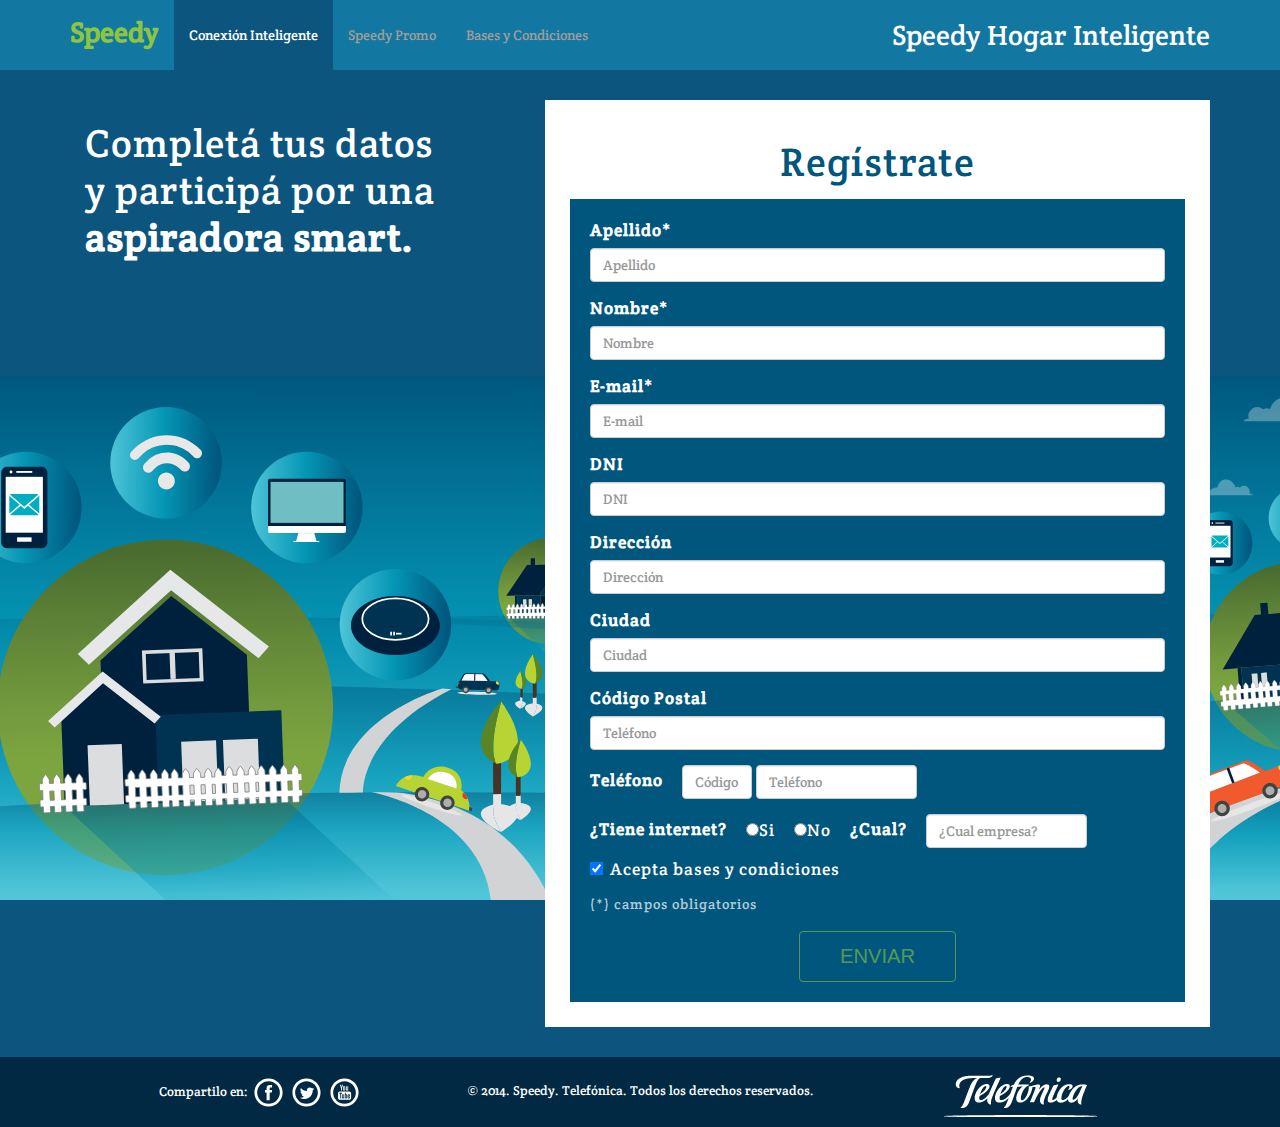
<file: index.html>
<!DOCTYPE html>
<html>
<head>
  <title>SPEEDY | Hogar Inteligente</title>
  <meta charset="utf-8">
  <meta http-equiv="X-UA-Compatible" content="IE=edge">
  <meta name="viewport" content="width=device-width, initial-scale=1">
  <META NAME="Author" CONTENT="http://www.anarketing.com">
  <META NAME="Subject" CONTENT="Speedy sobre ruedas">
  <META NAME="Description" CONTENT="Contratando Speedy Dúo Plus entre el 16 de octubre y el 30 de noviembre participás en el sorteo de una bicicleta plegable!">
  <META NAME="Keywords" CONTENT="Contratando Speedy Dúo Plus entre el 16 de octubre y el 30 de noviembre participás en el sorteo de una bicicleta plegable!">
  <META NAME="Language" CONTENT="Spanish">
  <META NAME="Revisit" CONTENT="1 days">
  <META NAME="Distribution" CONTENT="Global">
  <META NAME="Robots" CONTENT="All">
  <meta name="robots" content="index, follow" />

  <!-- Bootstrap -->
  <link href="css/bootstrap.min.css" rel="stylesheet">

  <!--FUENTES Y ESTILOS-->
  <link href='http://fonts.googleapis.com/css?family=Crete+Round:400,400italic' rel='stylesheet' type='text/css'>
  <link href="ondaspeedy.css" rel="stylesheet" type="text/css" />
  <script src="SpryAssets/SpryValidationTextField.js" type="text/javascript"></script>
  <link href="SpryAssets/SpryValidationTextField.css" rel="stylesheet" type="text/css" />
  <!--FIN FUENTES Y ESTILOS-->


  <!-- GOOGLE ANALYTICS -->
  <!--script>
    (function(i,s,o,g,r,a,m){i['GoogleAnalyticsObject']=r;i[r]=i[r]||function(){
    (i[r].q=i[r].q||[]).push(arguments)},i[r].l=1*new Date();a=s.createElement(o),
    m=s.getElementsByTagName(o)[0];a.async=1;a.src=g;m.parentNode.insertBefore(a,m)
    })(window,document,'script','//www.google-analytics.com/analytics.js','ga');

    ga('create', 'UA-4731683-66', 'auto');
    ga('send', 'pageview');
  </script-->
  <!-- FIN GOOGLE ANALYTICS -->

</head>
<body>

    <nav class="navbar navbar-inverse navbar-fixed-top" id="nav-ppal">
      <div class="container">
        <div class="navbar-header">
          <button type="button" class="navbar-toggle collapsed" data-toggle="collapse" data-target="#navbar" aria-expanded="false" aria-controls="navbar">
            <span class="sr-only">Toggle navigation</span>
            <span class="icon-bar"></span>
            <span class="icon-bar"></span>
            <span class="icon-bar"></span>
          </button>
          <a class="navbar-brand" href="http://www.speedy.com.ar/no-clientes/" target="_blank">Speedy</a>
        </div>
        <div id="navbar" class="collapse navbar-collapse">
          <ul class="nav navbar-nav">
            <li class="active"><a href="#">Conexión Inteligente</a></li>
            <li><a href="promo.html">Speedy Promo</a></li>
            <li><a href="bases-condiciones.html">Bases y Condiciones</a></li>
          </ul>
          <p>Speedy Hogar Inteligente</p>
        </div><!--/.nav-collapse -->
      </div>
    </nav>

    <div class="container" id="contenedor">
      <div class="col-md-4 col-sm-12">
       <h2>Completá tus datos y participá por una <strong>aspiradora smart.</strong></h2>
      </div>

      <div class="col-md-7 col-md-offset-1 col-sm-12" id="formulario">
        <h3>Regístrate</h3>
        <div>
          <form action="registrate.php" method="post">
            <div class="form-group" id="sprytextfield1">
              <label for="Apellido">Apellido*</label>
              <input type="text" name="apellido" id="Apellido" class="form-control" placeholder="Apellido"/>
              <span class="textfieldRequiredMsg">Este campo es obligatorio.</span>
            </div>

            <div class="form-group" id="sprytextfield2">
              <label for="Nombre">Nombre*</label>
              <input type="text" name="nombre" id="Nombre" class="form-control" placeholder="Nombre"/>
              <span class="textfieldRequiredMsg">Este campo es obligatorio.</span>
            </div>

            <div class="form-group" id="sprytextfield2">
              <label for="e-mail">E-mail*</label>
              <input type="text" name="email" id="e-mail" class="form-control" placeholder="E-mail"/>
              <span class="textfieldRequiredMsg">Este campo es obligatorio.</span><span class="textfieldInvalidFormatMsg">formato inv&aacute;lido.</span></span>
            </div>

            <div class="form-group" >
              <label>DNI</label>
              <input name="dni" type="text" class="form-control" placeholder="DNI"/>
            </div>

            <div class="form-group" >
              <label>Dirección</label>
              <input name="direccion" type="text" class="form-control" placeholder="Dirección"/>
            </div>

            <div class="form-group" >
              <label>Ciudad</label>
              <input name="ciudad" type="text" class="form-control" placeholder="Ciudad"/>
            </div>

            <div class="form-group" >
              <label>Código Postal</label>
              <input name="codigo-de-area" type="text" class="form-control" placeholder="Teléfono"/>
            </div>

            <div class="form-inline">
              <label>Teléfono</label>
                <input id="sprytextfield6" name="codigoarea" type="text" class="form-control" id="codigo-de-area" placeholder="Código de Área"/>
                <span class="textfieldRequiredMsg">Código</span></span>

                <input id="sprytextfield7" name="telefono" type="text" class="form-control" id="Teléfono" placeholder="Teléfono"/>
                <span class="textfieldRequiredMsg">Teléfono</span></span>
            </div>

            <div class="form-inline">
              <label>¿Tiene internet?</label>
                <div class="radio">
                  <input name="tieneinternet" value="internet si" id="tiene-internet_0" type="radio">Si
                </div>
                <div class="radio">
                 <input name="tieneinternet" value="internet no" id="tiene-internet_1" type="radio">No
                </div>

              <label>¿Cual?</label>
              <input name="cualempresa" type="text" class="form-control" placeholder="¿Cual empresa?"/>
              <label for="verificacion" class="verif">¡Si ves esto, no completes el campo!</label>
              <input name="verificacion" class="verif" /></td>
            </div>

            <div class="form-group">
              <div>
                <div class="checkbox">
                  <label>
                    <input name="basesYcondiciones" value="" checked="checked" type="checkbox"> Acepta bases y condiciones
                  </label>
                </div>
                <small class="text-muted">(*) campos obligatorios</small>
              </div>
            </div>
            <div class="enviar">
             <button type="submit" class="btn">ENVIAR</button>
            </div>
         </form>
        </div>
      </div>
    </div>

    <footer class="footer">
      <div class="container">
        <div class="col-md-4 col-xs-12 redes">
          Compartilo en:
          <a href=""><img src="facebook.svg"></a>
          <a href=""><img src="twitter.svg"></a>
          <a href=""><img src="youtube.svg"></a>
        </div>
        <div class="col-md-4 col-xs-12">© 2014. Speedy. Telefónica. Todos los derechos reservados.</div>
        <div class="col-md-4 col-xs-12">
          <a href="http://www.telefonica.com.ar/#_ga=1.129455310.39304683.1412959854" target="_blank"><img src="logo-telefonica.png" alt="Logo Telefonica"></a>
        </div>
      </div>
    </footer>


  <!-- jQuery (necessary for Bootstrap's JavaScript plugins) -->
  <script src="https://ajax.googleapis.com/ajax/libs/jquery/1.11.3/jquery.min.js"></script>
  <!-- Include all compiled plugins (below), or include individual files as needed -->
  <script src="js/bootstrap.min.js"></script>
  <script type="text/javascript">
    var sprytextfield1 = new Spry.Widget.ValidationTextField("sprytextfield1");
    var sprytextfield2 = new Spry.Widget.ValidationTextField("sprytextfield2");
    var sprytextfield3 = new Spry.Widget.ValidationTextField("sprytextfield3", "email");
    var sprytextfield6 = new Spry.Widget.ValidationTextField("sprytextfield6");
    var sprytextfield7 = new Spry.Widget.ValidationTextField("sprytextfield7");
  </script>

</body>
</html>
</file>
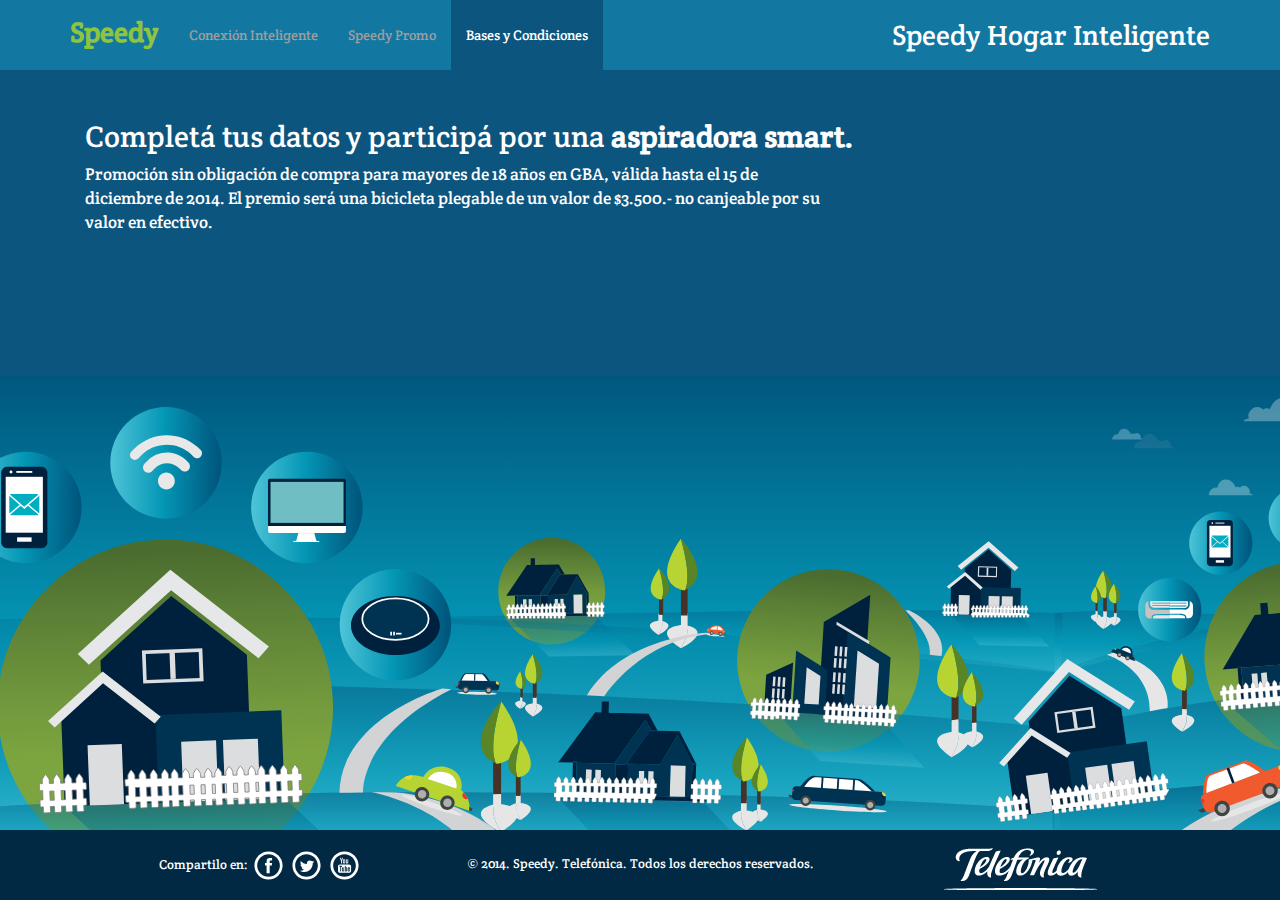
<file: bases-condiciones.html>
<!DOCTYPE html>
<html>
<head>
  <title>SPEEDY | Hogar Inteligente</title>
  <meta charset="utf-8">
  <meta http-equiv="X-UA-Compatible" content="IE=edge">
  <meta name="viewport" content="width=device-width, initial-scale=1">
  <META NAME="Author" CONTENT="http://www.anarketing.com">
  <META NAME="Subject" CONTENT="Speedy sobre ruedas">
  <META NAME="Description" CONTENT="Contratando Speedy Dúo Plus entre el 16 de octubre y el 30 de noviembre participás en el sorteo de una bicicleta plegable!">
  <META NAME="Keywords" CONTENT="Contratando Speedy Dúo Plus entre el 16 de octubre y el 30 de noviembre participás en el sorteo de una bicicleta plegable!">
  <META NAME="Language" CONTENT="Spanish">
  <META NAME="Revisit" CONTENT="1 days">
  <META NAME="Distribution" CONTENT="Global">
  <META NAME="Robots" CONTENT="All">
  <meta name="robots" content="index, follow" />

  <!-- Bootstrap -->
  <link href="css/bootstrap.min.css" rel="stylesheet">

  <!--FUENTES Y ESTILOS-->
  <link href='http://fonts.googleapis.com/css?family=Crete+Round:400,400italic' rel='stylesheet' type='text/css'>
  <link href="ondaspeedy.css" rel="stylesheet" type="text/css" />
  <script src="SpryAssets/SpryValidationTextField.js" type="text/javascript"></script>
  <link href="SpryAssets/SpryValidationTextField.css" rel="stylesheet" type="text/css" />
  <!--FIN FUENTES Y ESTILOS-->


  <!-- GOOGLE ANALYTICS -->
  <!--script>
    (function(i,s,o,g,r,a,m){i['GoogleAnalyticsObject']=r;i[r]=i[r]||function(){
    (i[r].q=i[r].q||[]).push(arguments)},i[r].l=1*new Date();a=s.createElement(o),
    m=s.getElementsByTagName(o)[0];a.async=1;a.src=g;m.parentNode.insertBefore(a,m)
    })(window,document,'script','//www.google-analytics.com/analytics.js','ga');

    ga('create', 'UA-4731683-66', 'auto');
    ga('send', 'pageview');
  </script-->
  <!-- FIN GOOGLE ANALYTICS -->

</head>
<body>

    <nav class="navbar navbar-inverse navbar-fixed-top" id="nav-ppal">
      <div class="container">
        <div class="navbar-header">
          <button type="button" class="navbar-toggle collapsed" data-toggle="collapse" data-target="#navbar" aria-expanded="false" aria-controls="navbar">
            <span class="sr-only">Toggle navigation</span>
            <span class="icon-bar"></span>
            <span class="icon-bar"></span>
            <span class="icon-bar"></span>
          </button>
          <a class="navbar-brand" href="http://www.speedy.com.ar/no-clientes/" target="_blank">Speedy</a>
        </div>
        <div id="navbar" class="collapse navbar-collapse">
          <ul class="nav navbar-nav">
            <li><a href="index.html">Conexión Inteligente</a></li>
            <li><a href="promo.html">Speedy Promo</a></li>
            <li class="active"><a href="#">Bases y Condiciones</a></li>
          </ul>
          <p>Speedy Hogar Inteligente</p>
        </div><!--/.nav-collapse -->
      </div>
    </nav>

    <div class="container" id="contenedor">
      <div class="col-md-12">
       <h2>Completá tus datos y participá por una <strong>aspiradora smart.</strong></h2>
       <p class="copy col-md-8">Promoción sin obligación de compra para mayores de 18 años en GBA, válida hasta el 15 de diciembre de 2014. El premio será una bicicleta plegable de un valor de $3.500.- no canjeable por su valor en efectivo.</p>
      </div>

      <div class="col-md-12">

      </div>
    </div>

    <footer class="footer">
      <div class="container">
        <div class="col-md-4 col-xs-12 redes">
          Compartilo en:
          <a href=""><img src="facebook.svg"></a>
          <a href=""><img src="twitter.svg"></a>
          <a href=""><img src="youtube.svg"></a>
        </div>
        <div class="col-md-4 col-xs-12">© 2014. Speedy. Telefónica. Todos los derechos reservados.</div>
        <div class="col-md-4 col-xs-12">
          <a href="http://www.telefonica.com.ar/#_ga=1.129455310.39304683.1412959854" target="_blank"><img src="logo-telefonica.png" alt="Logo Telefonica"></a>
        </div>
      </div>
    </footer>


  <!-- jQuery (necessary for Bootstrap's JavaScript plugins) -->
  <script src="https://ajax.googleapis.com/ajax/libs/jquery/1.11.3/jquery.min.js"></script>
  <!-- Include all compiled plugins (below), or include individual files as needed -->
  <script src="js/bootstrap.min.js"></script>
  <script type="text/javascript">
    var sprytextfield1 = new Spry.Widget.ValidationTextField("sprytextfield1");
    var sprytextfield2 = new Spry.Widget.ValidationTextField("sprytextfield2");
    var sprytextfield3 = new Spry.Widget.ValidationTextField("sprytextfield3", "email");
    var sprytextfield6 = new Spry.Widget.ValidationTextField("sprytextfield6");
    var sprytextfield7 = new Spry.Widget.ValidationTextField("sprytextfield7");
  </script>

</body>
</html>
</file>
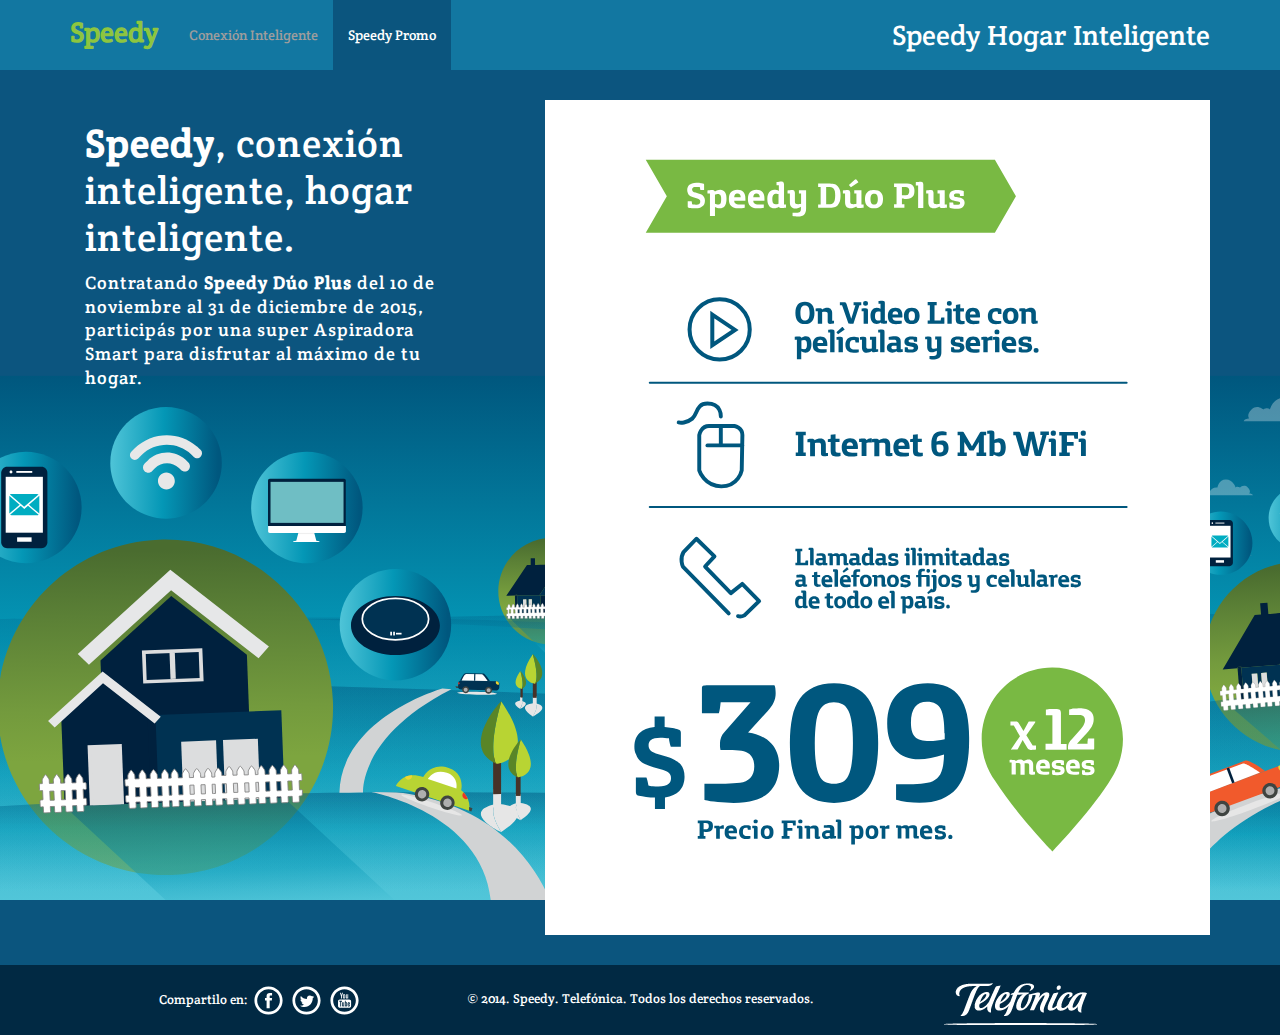
<file: promo.html>
<!DOCTYPE html>
<html>
<head>
  <title>SPEEDY | Hogar Inteligente</title>
  <meta charset="utf-8">
  <meta http-equiv="X-UA-Compatible" content="IE=edge">
  <meta name="viewport" content="width=device-width, initial-scale=1">
  <META NAME="Author" CONTENT="http://www.anarketing.com">
  <META NAME="Subject" CONTENT="Speedy sobre ruedas">
  <META NAME="Description" CONTENT="Contratando Speedy Dúo Plus entre el 16 de octubre y el 30 de noviembre participás en el sorteo de una bicicleta plegable!">
  <META NAME="Keywords" CONTENT="Contratando Speedy Dúo Plus entre el 16 de octubre y el 30 de noviembre participás en el sorteo de una bicicleta plegable!">
  <META NAME="Language" CONTENT="Spanish">
  <META NAME="Revisit" CONTENT="1 days">
  <META NAME="Distribution" CONTENT="Global">
  <META NAME="Robots" CONTENT="All">
  <meta name="robots" content="index, follow" />

  <!-- Bootstrap -->
  <link href="css/bootstrap.min.css" rel="stylesheet">

  <!--FUENTES Y ESTILOS-->
  <link href='http://fonts.googleapis.com/css?family=Crete+Round:400,400italic' rel='stylesheet' type='text/css'>
  <link href="ondaspeedy.css" rel="stylesheet" type="text/css" />
  <script src="SpryAssets/SpryValidationTextField.js" type="text/javascript"></script>
  <link href="SpryAssets/SpryValidationTextField.css" rel="stylesheet" type="text/css" />
  <!--FIN FUENTES Y ESTILOS-->


  <!-- GOOGLE ANALYTICS -->
  <!--script>
    (function(i,s,o,g,r,a,m){i['GoogleAnalyticsObject']=r;i[r]=i[r]||function(){
    (i[r].q=i[r].q||[]).push(arguments)},i[r].l=1*new Date();a=s.createElement(o),
    m=s.getElementsByTagName(o)[0];a.async=1;a.src=g;m.parentNode.insertBefore(a,m)
    })(window,document,'script','//www.google-analytics.com/analytics.js','ga');

    ga('create', 'UA-4731683-66', 'auto');
    ga('send', 'pageview');
  </script-->
  <!-- FIN GOOGLE ANALYTICS -->

</head>
<body>

    <nav class="navbar navbar-inverse navbar-fixed-top" id="nav-ppal">
      <div class="container">
        <div class="navbar-header">
          <button type="button" class="navbar-toggle collapsed" data-toggle="collapse" data-target="#navbar" aria-expanded="false" aria-controls="navbar">
            <span class="sr-only">Toggle navigation</span>
            <span class="icon-bar"></span>
            <span class="icon-bar"></span>
            <span class="icon-bar"></span>
          </button>
          <a class="navbar-brand" href="http://www.speedy.com.ar/no-clientes/" target="_blank">Speedy</a>
        </div>
        <div id="navbar" class="collapse navbar-collapse">
          <ul class="nav navbar-nav">
            <li><a href="index.html">Conexión Inteligente</a></li>
            <li class="active"><a href="#">Speedy Promo</a></li>
            <!--li><a href="game.html">Jugá con Speedy</a></li-->
          </ul>
          <p>Speedy Hogar Inteligente</p>
        </div><!--/.nav-collapse -->
      </div>
    </nav>

    <div class="container" id="contenedor">
      <div class="col-md-4 col-sm-4">
       <h2><strong>Speedy</strong>, conexión inteligente, hogar inteligente.</h2>
       <p>Contratando <strong>Speedy Dúo Plus</strong> del 10 de noviembre al 31 de diciembre de 2015, participás por una super Aspiradora Smart para disfrutar al máximo de tu hogar.</p>
      </div>

      <div class="col-md-7 col-md-offset-1 col-sm-8" id="formulario">
        <img src="promo.svg" alt="Promo Speedy">
      </div>
    </div>

    <footer class="footer">
      <div class="container">
        <div class="col-md-4 col-xs-12 redes">
          Compartilo en:
          <a href=""><img src="facebook.svg"></a>
          <a href=""><img src="twitter.svg"></a>
          <a href=""><img src="youtube.svg"></a>
        </div>
        <div class="col-md-4 col-xs-12">© 2014. Speedy. Telefónica. Todos los derechos reservados.</div>
        <div class="col-md-4 col-xs-12">
          <a href="http://www.telefonica.com.ar/#_ga=1.129455310.39304683.1412959854" target="_blank"><img src="logo-telefonica.png" alt="Logo Telefonica"></a>
        </div>
      </div>
    </footer>


  <!-- jQuery (necessary for Bootstrap's JavaScript plugins) -->
  <script src="https://ajax.googleapis.com/ajax/libs/jquery/1.11.3/jquery.min.js"></script>
  <!-- Include all compiled plugins (below), or include individual files as needed -->
  <script src="js/bootstrap.min.js"></script>
  <script type="text/javascript">
    var sprytextfield1 = new Spry.Widget.ValidationTextField("sprytextfield1");
    var sprytextfield2 = new Spry.Widget.ValidationTextField("sprytextfield2");
    var sprytextfield3 = new Spry.Widget.ValidationTextField("sprytextfield3", "email");
    var sprytextfield6 = new Spry.Widget.ValidationTextField("sprytextfield6");
    var sprytextfield7 = new Spry.Widget.ValidationTextField("sprytextfield7");
  </script>

</body>
</html>
</file>
<file: ondaspeedy.css>
@charset "utf-8";

* {
  margin:0;
  padding:0;
  font-family: 'Crete Round', serif;
  box-sizing: border-box;
  -webkit-box-sizing: border-box;
  -moz-box-sizing: border-box;
}

html {
  position: relative;
  min-height: 100%;
}

body {
  background: url('fondo.svg') center center no-repeat fixed;
  background-size: cover;
  background-color: #0b557e;
  color: #FFF;
  margin-bottom: 100px;
}

#nav-ppal .navbar,
#nav-ppal .container,
#nav-ppal .navbar-header,
#nav-ppal ul .nav,
#nav-ppal .navbar-nav,
#nav-ppal ul li,
#nav-ppal .navbar-brand {
  min-height: 70px;
}

#nav-ppal ul li a {
  padding: 25px 15px;
}

#nav-ppal {
  background: #1277a1;
  border: none;
}

#nav-ppal #navbar p {
  float: right;
  font-size: 2em;
  font-weight: lighter;
  margin: 0;
  padding: 15px 0;
}

#nav-ppal .navbar-brand {
  font-size: 2em;
  color: #8dc540;
  font-weight: bold;
  padding: 22px 15px;
}

#contenedor {
  margin-top: 100px;
}

#contenedor .copy {
  margin: 0;
  padding: 0;
  font-size: 1.2em;
}

#contenedor .col-md-4 > h2 {
  font-size: 2em;
  line-height: 1.2em;
  letter-spacing: 1px;
}

#contenedor .col-md-4 > p {
  font-size: 1.3em;
  line-height: 1.3em;
  letter-spacing: 1px;
}

#formulario {
  background: #fff;
  padding: 25px;
  font-weight: lighter;
  font-size: 1.2em;
  letter-spacing: 1px;
}

#formulario h3 {
  text-align: center;
  color: #00567d;
  font-size: 2.4em;
  margin: 15px 0;
}

#formulario > div:first-of-type {
  background: #00567d;
  padding: 20px;
}

form div:nth-last-child(3) {
  margin-top: 15px;
}

form .form-inline label,
div[class="radio"] {
  margin-right: 15px;
}

#formulario form tr {
  margin-bottom: 30px;
}

#formulario input[name="codigoarea"] {
  width: 70px;
}

#formulario .enviar {
  text-align: center;
}

#formulario .enviar button {
  font-family: 'Helvetica', 'Arial', sans-serif;
  font-size: 1.2em;
  display: inline-block;
  padding: 10px 40px;
  color: #8dc540;
  border: 1px solid #8dc540;
  background: transparent;
  opacity: .6;
  transition: .5s;
    -webkit-transition: .5s;
    -moz-transition: .5s;
    -o-transition: .5s;
}

#formulario .enviar button:hover {
  opacity: 1;
  box-shadow: 0px 5px 10px rgba(0,0,0, 0.3);
  background: #8dc540;
  color: #FFF;
}

.verif {
  display: none;
}

.footer {
  position: absolute;
  bottom: 0;
  width: 100%;
  min-height: 70px;
  background-color: #012943;
  text-align: center;
  font-size: .9em;
}

.footer .container {
  padding-top: 18px;
}

.footer .container div:nth-child(2) {
  padding-top: 8px;
}

.redes img {
  display: inline-block;
  width: 35px;
}

.text-muted {
  color: rgba(255,255,255, .7);
}

@media screen and (min-width: 1024px)  {
  #contenedor .col-md-4 > h2 {
    font-size: 2.8em;
  }
}

@media screen and (max-width: 993px)  {
  #nav-ppal #navbar p {
    font-size: 1.2em;
    padding: 23px 0;
  }

  .footer .container > .col-xs-12 {
    padding-bottom: 15px;
  }
}
</file>
<file: SpryAssets/SpryValidationTextField.css>
@charset "UTF-8";

/* SpryValidationTextField.css - version 0.4 - Spry Pre-Release 1.6.1 */

/* Copyright (c) 2006. Adobe Systems Incorporated. All rights reserved. */


/* These are the classes applied on the error messages
 * which prevent them from being displayed by default.
 */ 
.textfieldRequiredMsg, 
.textfieldInvalidFormatMsg, 
.textfieldMinValueMsg,
.textfieldMaxValueMsg,
.textfieldMinCharsMsg,
.textfieldMaxCharsMsg,
.textfieldValidMsg {
	display: none;
}

/* These selectors change the way messages look when the widget is in one of the error states.
 * These classes set a default red border and color for the error text.
 * The state class (e.g. .textfieldRequiredState) is applied on the top-level container for the widget,
 * and this way only the specific error message can be shown by setting the display property to "inline".
 */
.textfieldRequiredState .textfieldRequiredMsg, 
.textfieldInvalidFormatState .textfieldInvalidFormatMsg, 
.textfieldMinValueState .textfieldMinValueMsg,
.textfieldMaxValueState .textfieldMaxValueMsg,
.textfieldMinCharsState .textfieldMinCharsMsg,
.textfieldMaxCharsState .textfieldMaxCharsMsg
{
	display: block;
	color: #FFF;
	/* [disabled]border: 1px solid #CC3333; */
	margin-top: -20px;
	font-size: 14px;
	margin-left: 10px;
	height: 20px;
}



/* The next three group selectors control the way the core element (INPUT) looks like when the widget is in one of the states: * focus, required / invalid / minValue / maxValue / minChars / maxChars , valid 
 * There are two selectors for each state, to cover the two main usecases for the widget:
 * - the widget id is placed on the top level container for the INPUT
 * - the widget id is placed on the INPUT element itself (there are no error messages)
 */
 
 /* When the widget is in the valid state the INPUT has a green background applied on it. */
.textfieldValidState input, input.textfieldValidState {
	background-color: #8DC63F;
}

/* When the widget is in an invalid state the INPUT has a red background applied on it. */
input.textfieldRequiredState, .textfieldRequiredState input, 
input.textfieldInvalidFormatState, .textfieldInvalidFormatState input, 
input.textfieldMinValueState, .textfieldMinValueState input, 
input.textfieldMaxValueState, .textfieldMaxValueState input, 
input.textfieldMinCharsState, .textfieldMinCharsState input, 
input.textfieldMaxCharsState, .textfieldMaxCharsState input {
	background-color: #F30;
}

/* When the widget has received focus, the INPUT has a yellow background applied on it. */
.textfieldFocusState input, input.textfieldFocusState {
	background-color: #FFF;
}

/* This class applies only for a short period of time and changes the way the text in the textbox looks like.
 * It applies only when the widget has character masking enabled and the user tries to type in an invalid character.
 */
.textfieldFlashText input, input.textfieldFlashText {
	color: red !important;
}

/* When the widget has the hint message on, the hint text can be styled differently than the user typed text. */
.textfieldHintState input, input.textfieldHintState {
	/*color: red !important;*/
}
</file>
